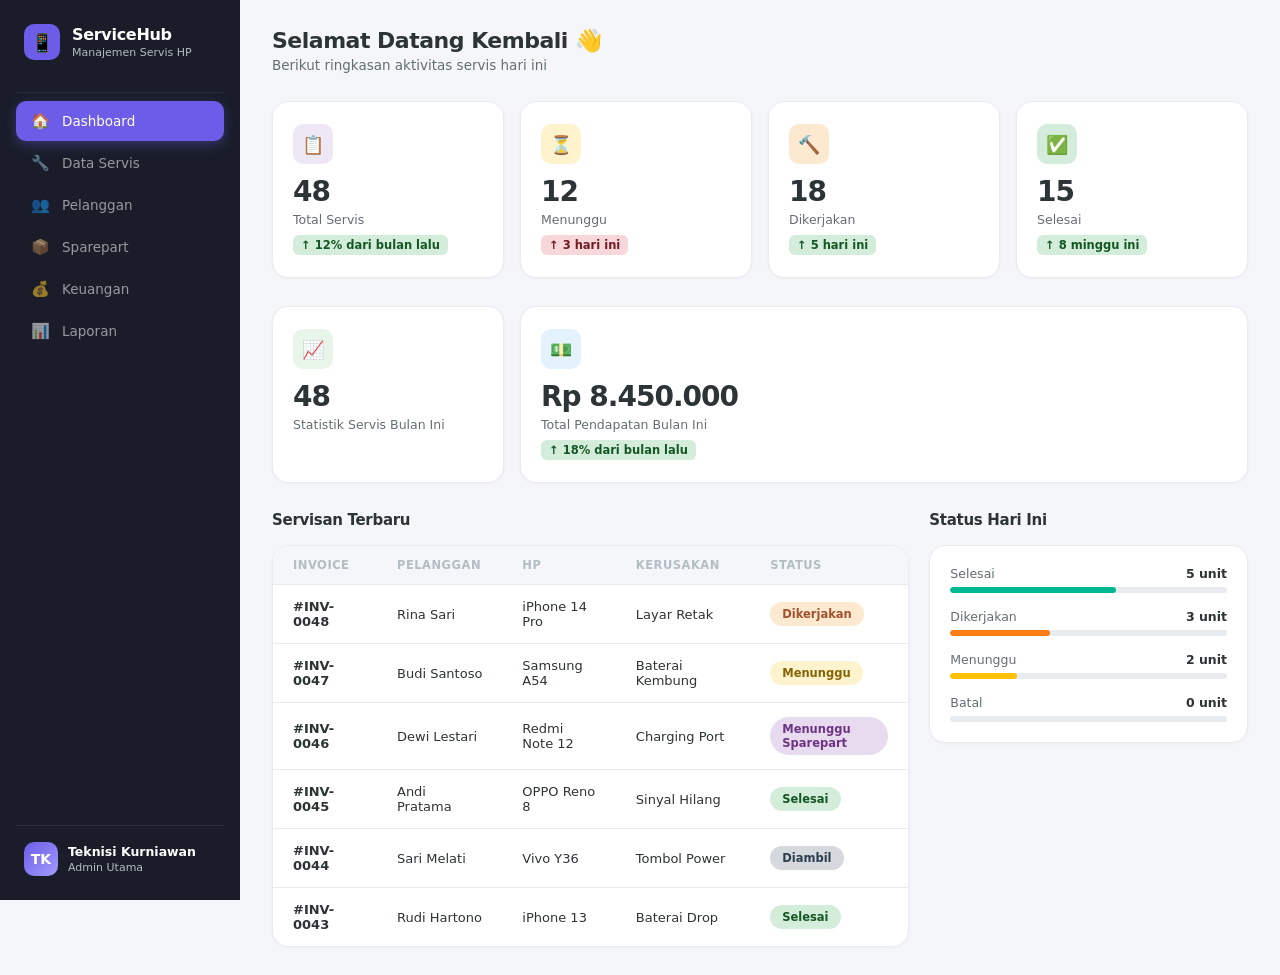
<file: servis-hp.html>
<!DOCTYPE html>
<html lang="id">
<head>
<meta charset="UTF-8">
<meta name="viewport" content="width=device-width, initial-scale=1.0">
<title>ServiceHub - Manajemen Servis HP</title>

<style>
*{margin:0;padding:0;box-sizing:border-box}
:root{
--bg:#f5f6fa;--card:#fff;--sidebar:#1a1d29;--sidebar-hover:#2d3148;
--primary:#6c5ce7;--primary-light:#a29bfe;
--text:#2d3436;--text-light:#636e72;--text-lighter:#b2bec3;
--border:#e9ecef;--shadow:0 1px 3px rgba(0,0,0,0.04);
--radius:16px;--radius-sm:10px;
--yellow:#ffc107;--blue:#4facfe;--purple:#a855f7;--orange:#fd7e14;--green:#00b894;--black:#2d3436;--red:#e74c3c;
}
body{font-family:'Segoe UI',system-ui,-apple-system,sans-serif;background:var(--bg);color:var(--text);display:flex;min-height:100vh}

/* SIDEBAR */
.sidebar{width:240px;background:var(--sidebar);color:#fff;padding:24px 16px;display:flex;flex-direction:column;position:fixed;height:100vh;z-index:100}
.sidebar .logo{display:flex;align-items:center;gap:12px;padding:0 8px 32px;border-bottom:1px solid rgba(255,255,255,0.08);margin-bottom:8px}
.sidebar .logo .icon{width:36px;height:36px;background:var(--primary);border-radius:10px;display:flex;align-items:center;justify-content:center;font-size:18px}
.sidebar .logo h2{font-size:16px;font-weight:700;letter-spacing:-0.3px}
.sidebar .logo span{font-size:11px;color:var(--text-lighter);display:block;margin-top:2px}
.nav-item{display:flex;align-items:center;gap:12px;padding:11px 14px;border-radius:var(--radius-sm);cursor:pointer;transition:all .2s;color:rgba(255,255,255,0.55);font-size:13.5px;font-weight:500;margin-bottom:2px}
.nav-item:hover{background:var(--sidebar-hover);color:#fff}
.nav-item.active{background:var(--primary);color:#fff;box-shadow:0 4px 12px rgba(108,92,231,0.35)}
.nav-item .nav-icon{width:20px;text-align:center;font-size:15px}
.sidebar-footer{margin-top:auto;padding:16px 8px 0;border-top:1px solid rgba(255,255,255,0.08)}
.sidebar-footer .user{display:flex;align-items:center;gap:10px}
.sidebar-footer .avatar{width:34px;height:34px;border-radius:10px;background:linear-gradient(135deg,var(--primary),var(--primary-light));display:flex;align-items:center;justify-content:center;font-size:14px;font-weight:700}
.sidebar-footer .user-info{font-size:12.5px;line-height:1.4}
.sidebar-footer .user-info .name{font-weight:600;color:#fff}
.sidebar-footer .user-info .role{color:var(--text-lighter);font-size:11px}

/* MAIN */
.main{margin-left:240px;flex:1;padding:28px 32px;min-height:100vh}
.page{display:none}
.page.active{display:block}
.page-header{margin-bottom:28px}
.page-header h1{font-size:22px;font-weight:700;letter-spacing:-0.5px}
.page-header p{color:var(--text-light);font-size:13.5px;margin-top:4px}

/* CARDS */
.summary-grid{display:grid;grid-template-columns:repeat(4,1fr);gap:16px;margin-bottom:28px}
.summary-card{background:var(--card);border-radius:var(--radius);padding:22px 20px;box-shadow:var(--shadow);border:1px solid var(--border);transition:transform .2s}
.summary-card:hover{transform:translateY(-2px)}
.summary-card .card-icon{width:40px;height:40px;border-radius:10px;display:flex;align-items:center;justify-content:center;font-size:18px;margin-bottom:14px}
.summary-card .card-value{font-size:28px;font-weight:700;letter-spacing:-1px;line-height:1}
.summary-card .card-label{font-size:12.5px;color:var(--text-light);margin-top:6px}
.summary-card .card-change{font-size:11.5px;margin-top:8px;display:inline-flex;align-items:center;gap:3px;padding:3px 8px;border-radius:6px;font-weight:600}
.card-change.up{background:#d4edda;color:#155724}
.card-change.down{background:#f8d7da;color:#721c24}

/* SECTION */
.section-title{font-size:15px;font-weight:700;margin-bottom:16px;letter-spacing:-0.3px}
.recent-grid{display:grid;grid-template-columns:2fr 1fr;gap:20px}

/* TABLE */
.table-wrap{background:var(--card);border-radius:var(--radius);box-shadow:var(--shadow);border:1px solid var(--border);overflow:hidden}
.table-toolbar{display:flex;align-items:center;gap:12px;padding:16px 20px;border-bottom:1px solid var(--border);flex-wrap:wrap}
.search-box{position:relative;flex:1;min-width:200px}
.search-box input{width:100%;padding:9px 14px 9px 36px;border:1px solid var(--border);border-radius:var(--radius-sm);font-size:13px;outline:none;transition:border .2s;background:var(--bg)}
.search-box input:focus{border-color:var(--primary)}
.search-box .search-icon{position:absolute;left:12px;top:50%;transform:translateY(-50%);color:var(--text-lighter);font-size:14px}
.filter-btn{padding:8px 16px;border:1px solid var(--border);border-radius:var(--radius-sm);background:var(--card);font-size:12.5px;cursor:pointer;transition:all .2s;color:var(--text-light);font-weight:500}
.filter-btn:hover,.filter-btn.active{background:var(--primary);color:#fff;border-color:var(--primary)}
.btn-primary{padding:9px 20px;background:var(--primary);color:#fff;border:none;border-radius:var(--radius-sm);font-size:13px;font-weight:600;cursor:pointer;transition:all .2s;display:inline-flex;align-items:center;gap:6px;white-space:nowrap}
.btn-primary:hover{background:#5a4bd1;transform:translateY(-1px)}
table{width:100%;border-collapse:collapse}
th{text-align:left;padding:12px 20px;font-size:11.5px;text-transform:uppercase;letter-spacing:0.5px;color:var(--text-lighter);font-weight:600;background:var(--bg);border-bottom:1px solid var(--border)}
td{padding:14px 20px;font-size:13px;border-bottom:1px solid var(--border)}
tr:last-child td{border-bottom:none}
tr:hover td{background:#f8f9fd}
.badge{padding:5px 12px;border-radius:20px;font-size:11.5px;font-weight:600;display:inline-block}
.badge-yellow{background:#fff3cd;color:#856404}
.badge-blue{background:#d1ecf1;color:#0c5460}
.badge-purple{background:#e8daef;color:#6c3483}
.badge-orange{background:#fde8d0;color:#a0522d}
.badge-green{background:#d4edda;color:#155724}
.badge-black{background:#d5d8dc;color:#2c3e50}
.badge-red{background:#f8d7da;color:#721c24}

/* PROFILE CARD */
.customer-grid{display:grid;grid-template-columns:repeat(auto-fill,minmax(340px,1fr));gap:18px}
.profile-card{background:var(--card);border-radius:var(--radius);box-shadow:var(--shadow);border:1px solid var(--border);overflow:hidden;transition:transform .2s}
.profile-card:hover{transform:translateY(-3px)}
.profile-card .profile-header{padding:24px 20px 16px;display:flex;align-items:center;gap:14px}
.profile-card .profile-avatar{width:48px;height:48px;border-radius:14px;display:flex;align-items:center;justify-content:center;font-size:18px;font-weight:700;color:#fff}
.profile-card .profile-name{font-size:15px;font-weight:700}
.profile-card .profile-phone{font-size:12.5px;color:var(--text-light);margin-top:2px}
.profile-card .profile-count{font-size:11.5px;color:var(--primary);font-weight:600;margin-top:4px}
.profile-card .profile-history{padding:0 20px 20px}
.profile-card .history-item{padding:10px 0;border-top:1px solid var(--border);display:flex;justify-content:space-between;align-items:center}
.profile-card .history-item:last-child{border-bottom:none}
.history-info .hp-name{font-size:12.5px;font-weight:600}
.history-info .kerusakan{font-size:11.5px;color:var(--text-light);margin-top:2px}
.history-info .tanggal{font-size:10.5px;color:var(--text-lighter);margin-top:3px}

/* SPAREPART */
.stock-summary{display:grid;grid-template-columns:repeat(3,1fr);gap:16px;margin-bottom:20px}
.stock-card{background:var(--card);border-radius:var(--radius);padding:20px;box-shadow:var(--shadow);border:1px solid var(--border)}
.stock-card .stock-value{font-size:26px;font-weight:700;letter-spacing:-0.5px}
.stock-card .stock-label{font-size:12.5px;color:var(--text-light);margin-top:4px}
.stock-card.warn .stock-value{color:var(--orange)}
.stock-card.danger .stock-value{color:var(--red)}
.product-img{width:36px;height:36px;border-radius:8px;background:var(--bg);display:flex;align-items:center;justify-content:center;font-size:16px}

/* KEUANGAN */
.fin-summary{display:grid;grid-template-columns:repeat(3,1fr);gap:16px;margin-bottom:24px}
.fin-card{background:var(--card);border-radius:var(--radius);padding:22px;box-shadow:var(--shadow);border:1px solid var(--border)}
.fin-card .fin-value{font-size:24px;font-weight:700;letter-spacing:-0.5px}
.fin-card .fin-label{font-size:12.5px;color:var(--text-light);margin-top:4px}
.fin-card .fin-change{font-size:11.5px;margin-top:8px;display:inline-flex;align-items:center;gap:3px;padding:3px 8px;border-radius:6px;font-weight:600}
.chart-container{background:var(--card);border-radius:var(--radius);padding:24px;box-shadow:var(--shadow);border:1px solid var(--border);margin-bottom:20px}


/* LAPORAN */
.report-controls{display:flex;gap:12px;margin-bottom:24px;align-items:center;flex-wrap:wrap}
.report-select{padding:9px 16px;border:1px solid var(--border);border-radius:var(--radius-sm);font-size:13px;outline:none;background:var(--card);cursor:pointer}
.report-select:focus{border-color:var(--primary)}
.report-grid{display:grid;grid-template-columns:repeat(2,1fr);gap:20px}
.report-card{background:var(--card);border-radius:var(--radius);padding:24px;box-shadow:var(--shadow);border:1px solid var(--border)}
.report-card h3{font-size:15px;font-weight:700;margin-bottom:16px}
.report-stat{display:flex;justify-content:space-between;padding:10px 0;border-bottom:1px solid var(--border);font-size:13px}
.report-stat:last-child{border-bottom:none}
.report-stat .label{color:var(--text-light)}
.report-stat .value{font-weight:700}

/* MODAL */
.modal-overlay{position:fixed;inset:0;background:rgba(0,0,0,0.4);display:none;align-items:center;justify-content:center;z-index:200;backdrop-filter:blur(4px)}
.modal-overlay.show{display:flex}
.modal{background:var(--card);border-radius:var(--radius);width:520px;max-height:85vh;overflow-y:auto;box-shadow:0 20px 60px rgba(0,0,0,0.15)}
.modal-header{padding:20px 24px;border-bottom:1px solid var(--border);display:flex;justify-content:space-between;align-items:center}
.modal-header h3{font-size:16px;font-weight:700}
.modal-close{width:32px;height:32px;border-radius:8px;border:none;background:var(--bg);cursor:pointer;font-size:16px;display:flex;align-items:center;justify-content:center;transition:all .2s}
.modal-close:hover{background:#e9ecef}
.modal-body{padding:24px}
.form-group{margin-bottom:16px}
.form-group label{display:block;font-size:12.5px;font-weight:600;margin-bottom:6px;color:var(--text-light)}
.form-group input,.form-group select,.form-group textarea{width:100%;padding:10px 14px;border:1px solid var(--border);border-radius:var(--radius-sm);font-size:13px;outline:none;transition:border .2s;font-family:inherit}
.form-group input:focus,.form-group select:focus,.form-group textarea:focus{border-color:var(--primary)}
.form-row{display:grid;grid-template-columns:1fr 1fr;gap:12px}
.modal-footer{padding:16px 24px;border-top:1px solid var(--border);display:flex;justify-content:flex-end;gap:10px}
.btn-cancel{padding:9px 20px;border:1px solid var(--border);border-radius:var(--radius-sm);background:var(--card);font-size:13px;cursor:pointer;font-weight:500;transition:all .2s}
.btn-cancel:hover{background:var(--bg)}

/* DETAIL MODAL */
.detail-header{display:flex;gap:16px;align-items:flex-start;margin-bottom:20px}
.detail-avatar{width:56px;height:56px;border-radius:14px;background:linear-gradient(135deg,var(--primary),var(--primary-light));display:flex;align-items:center;justify-content:center;font-size:22px;color:#fff;font-weight:700}
.detail-info h2{font-size:18px;font-weight:700}
.detail-info .detail-meta{font-size:12.5px;color:var(--text-light);margin-top:4px}
.detail-section{margin-top:20px}
.detail-section h4{font-size:13px;font-weight:700;margin-bottom:12px;color:var(--text-light);text-transform:uppercase;letter-spacing:0.5px}
.detail-row{display:flex;justify-content:space-between;padding:10px 0;border-bottom:1px solid var(--border);font-size:13px}
.detail-row .dlabel{color:var(--text-light)}
.detail-row .dvalue{font-weight:600}
.detail-timeline{margin-top:16px}
.timeline-item{display:flex;gap:12px;padding:10px 0;position:relative}
.timeline-dot{width:10px;height:10px;border-radius:50%;margin-top:4px;flex-shrink:0}
.timeline-content{font-size:12.5px}
.timeline-content .time{color:var(--text-lighter);font-size:11px;margin-top:2px}

/* RESPONSIVE */
@media(max-width:1024px){
.sidebar{width:200px}
.main{margin-left:200px;padding:20px}
.summary-grid{grid-template-columns:repeat(2,1fr)}
.recent-grid{grid-template-columns:1fr}
.report-grid{grid-template-columns:1fr}
}
@media(max-width:768px){
.sidebar{display:none}
.main{margin-left:0;padding:16px}
.summary-grid{grid-template-columns:1fr 1fr}
.customer-grid{grid-template-columns:1fr}
.stock-summary{grid-template-columns:1fr}
.fin-summary{grid-template-columns:1fr}
}

/* ANIMATIONS */
@keyframes fadeIn{from{opacity:0;transform:translateY(8px)}to{opacity:1;transform:translateY(0)}}
.page.active{animation:fadeIn .3s ease}
</style>
</head>
<body>

<!-- SIDEBAR -->
<aside class="sidebar">
  <div class="logo">
    <div class="icon">📱</div>
    <div>
      <h2>ServiceHub</h2>
      <span>Manajemen Servis HP</span>
    </div>
  </div>
  <nav>
    <div class="nav-item active" onclick="showPage('dashboard')">
      <span class="nav-icon">🏠</span>Dashboard
    </div>
    <div class="nav-item" onclick="showPage('servis')">
      <span class="nav-icon">🔧</span>Data Servis
    </div>
    <div class="nav-item" onclick="showPage('pelanggan')">
      <span class="nav-icon">👥</span>Pelanggan
    </div>
    <div class="nav-item" onclick="showPage('sparepart')">
      <span class="nav-icon">📦</span>Sparepart
    </div>
    <div class="nav-item" onclick="showPage('keuangan')">
      <span class="nav-icon">💰</span>Keuangan
    </div>
    <div class="nav-item" onclick="showPage('laporan')">
      <span class="nav-icon">📊</span>Laporan
    </div>
  </nav>
  <div class="sidebar-footer">
    <div class="user">
      <div class="avatar">TK</div>
      <div class="user-info">
        <div class="name">Teknisi Kurniawan</div>
        <div class="role">Admin Utama</div>
      </div>
    </div>
  </div>
</aside>

<!-- MAIN CONTENT -->
<div class="main">

  <!-- ========== DASHBOARD ========== -->
  <div id="page-dashboard" class="page active">
    <div class="page-header">
      <h1>Selamat Datang Kembali 👋</h1>
      <p>Berikut ringkasan aktivitas servis hari ini</p>
    </div>

    <div class="summary-grid">
      <div class="summary-card">
        <div class="card-icon" style="background:#ede7f6;color:var(--primary)">📋</div>
        <div class="card-value">48</div>
        <div class="card-label">Total Servis</div>
        <span class="card-change up">↑ 12% dari bulan lalu</span>
      </div>
      <div class="summary-card">
        <div class="card-icon" style="background:#fff3cd;color:#856404">⏳</div>
        <div class="card-value">12</div>
        <div class="card-label">Menunggu</div>
        <span class="card-change down">↑ 3 hari ini</span>
      </div>
      <div class="summary-card">
        <div class="card-icon" style="background:#fde8d0;color:var(--orange)">🔨</div>
        <div class="card-value">18</div>
        <div class="card-label">Dikerjakan</div>
        <span class="card-change up">↑ 5 hari ini</span>
      </div>
      <div class="summary-card">
        <div class="card-icon" style="background:#d4edda;color:#155724">✅</div>
        <div class="card-value">15</div>
        <div class="card-label">Selesai</div>
        <span class="card-change up">↑ 8 minggu ini</span>
      </div>
    </div>

    <div class="summary-grid">
      <div class="summary-card">
        <div class="card-icon" style="background:#e8f5e9;color:#2e7d32">📈</div>
        <div class="card-value">48</div>
        <div class="card-label">Statistik Servis Bulan Ini</div>
      </div>
      <div class="summary-card" style="grid-column:span 3">
        <div class="card-icon" style="background:#e3f2fd;color:#1565c0">💵</div>
        <div class="card-value">Rp 8.450.000</div>
        <div class="card-label">Total Pendapatan Bulan Ini</div>
        <span class="card-change up">↑ 18% dari bulan lalu</span>
      </div>
    </div>

    <div class="recent-grid">
      <div>
        <div class="section-title">Servisan Terbaru</div>
        <div class="table-wrap">
          <table>
            <thead>
              <tr>
                <th>Invoice</th>
                <th>Pelanggan</th>
                <th>HP</th>
                <th>Kerusakan</th>
                <th>Status</th>
              </tr>
            </thead>
            <tbody>
              <tr>
                <td><strong>#INV-0048</strong></td>
                <td>Rina Sari</td>
                <td>iPhone 14 Pro</td>
                <td>Layar Retak</td>
                <td><span class="badge badge-orange">Dikerjakan</span></td>
              </tr>
              <tr>
                <td><strong>#INV-0047</strong></td>
                <td>Budi Santoso</td>
                <td>Samsung A54</td>
                <td>Baterai Kembung</td>
                <td><span class="badge badge-yellow">Menunggu</span></td>
              </tr>
              <tr>
                <td><strong>#INV-0046</strong></td>
                <td>Dewi Lestari</td>
                <td>Redmi Note 12</td>
                <td>Charging Port</td>
                <td><span class="badge badge-purple">Menunggu Sparepart</span></td>
              </tr>
              <tr>
                <td><strong>#INV-0045</strong></td>
                <td>Andi Pratama</td>
                <td>OPPO Reno 8</td>
                <td>Sinyal Hilang</td>
                <td><span class="badge badge-green">Selesai</span></td>
              </tr>
              <tr>
                <td><strong>#INV-0044</strong></td>
                <td>Sari Melati</td>
                <td>Vivo Y36</td>
                <td>Tombol Power</td>
                <td><span class="badge badge-black">Diambil</span></td>
              </tr>
              <tr>
                <td><strong>#INV-0043</strong></td>
                <td>Rudi Hartono</td>
                <td>iPhone 13</td>
                <td>Baterai Drop</td>
                <td><span class="badge badge-green">Selesai</span></td>
              </tr>
            </tbody>
          </table>
        </div>
      </div>
      <div>
        <div class="section-title">Status Hari Ini</div>
        <div class="table-wrap" style="padding:20px">
          <div style="margin-bottom:16px">
            <div style="display:flex;justify-content:space-between;margin-bottom:6px">
              <span style="font-size:12.5px;color:var(--text-light)">Selesai</span>
              <span style="font-size:12.5px;font-weight:700">5 unit</span>
            </div>
            <div style="height:6px;background:var(--border);border-radius:3px;overflow:hidden">
              <div style="width:60%;height:100%;background:var(--green);border-radius:3px"></div>
            </div>
          </div>
          <div style="margin-bottom:16px">
            <div style="display:flex;justify-content:space-between;margin-bottom:6px">
              <span style="font-size:12.5px;color:var(--text-light)">Dikerjakan</span>
              <span style="font-size:12.5px;font-weight:700">3 unit</span>
            </div>
            <div style="height:6px;background:var(--border);border-radius:3px;overflow:hidden">
              <div style="width:36%;height:100%;background:var(--orange);border-radius:3px"></div>
            </div>
          </div>
          <div style="margin-bottom:16px">
            <div style="display:flex;justify-content:space-between;margin-bottom:6px">
              <span style="font-size:12.5px;color:var(--text-light)">Menunggu</span>
              <span style="font-size:12.5px;font-weight:700">2 unit</span>
            </div>
            <div style="height:6px;background:var(--border);border-radius:3px;overflow:hidden">
              <div style="width:24%;height:100%;background:var(--yellow);border-radius:3px"></div>
            </div>
          </div>
          <div>
            <div style="display:flex;justify-content:space-between;margin-bottom:6px">
              <span style="font-size:12.5px;color:var(--text-light)">Batal</span>
              <span style="font-size:12.5px;font-weight:700">0 unit</span>
            </div>
            <div style="height:6px;background:var(--border);border-radius:3px;overflow:hidden">
              <div style="width:0%;height:100%;background:var(--red);border-radius:3px"></div>
            </div>
          </div>
        </div>
      </div>
    </div>
  </div>

  <!-- ========== DATA SERVIS ========== -->
  <div id="page-servis" class="page">
    <div class="page-header">
      <h1>Data Servis</h1>
      <p>Kelola semua data servis dalam satu tempat</p>
    </div>

    <div class="table-wrap">
      <div class="table-toolbar">
        <div class="search-box">
          <span class="search-icon">🔍</span>
          <input type="text" placeholder="Cari invoice, pelanggan, IMEI..." id="searchServis">
        </div>
        <button class="filter-btn active" onclick="filterStatus(this,'all')">Semua Status</button>
        <button class="filter-btn" onclick="filterStatus(this,'menunggu')">Menunggu</button>
        <button class="filter-btn" onclick="filterStatus(this,'diagnosa')">Diagnosa</button>
        <button class="filter-btn" onclick="filterStatus(this,'dikerjakan')">Dikerjakan</button>
        <button class="filter-btn" onclick="filterStatus(this,'selesai')">Selesai</button>
        <select class="filter-btn" style="min-width:120px">
          <option>Semua Teknisi</option>
          <option>Kurniawan</option>
          <option>Andi</option>
          <option>Rudi</option>
        </select>
        <select class="filter-btn" style="min-width:120px">
          <option>Semua Bulan</option>
          <option>September 2026</option>
          <option>Agustus 2026</option>
          <option>Juli 2026</option>
        </select>
        <button class="btn-primary" onclick="openModal('addServiceModal')">+ Servis</button>
      </div>
      <table>
        <thead>
          <tr>
            <th>Invoice</th>
            <th>Pelanggan</th>
            <th>HP / IMEI</th>
            <th>Kerusakan</th>
            <th>Teknisi</th>
            <th>Tanggal</th>
            <th>Status</th>
          </tr>
        </thead>
        <tbody id="servisTableBody">
        </tbody>
      </table>
    </div>
  </div>

  <!-- ========== PELANGGAN ========== -->
  <div id="page-pelanggan" class="page">
    <div class="page-header">
      <h1>Pelanggan</h1>
      <p>Profil dan riwayat servis setiap pelanggan</p>
    </div>

    <div class="table-toolbar" style="background:var(--card);border-radius:var(--radius);box-shadow:var(--shadow);border:1px solid var(--border);margin-bottom:20px">
      <div class="search-box">
        <span class="search-icon">🔍</span>
        <input type="text" placeholder="Cari nama pelanggan, no HP..." id="searchPelanggan">
      </div>
      <button class="btn-primary" onclick="openModal('addCustomerModal')">+ Pelanggan</button>
    </div>

    <div class="customer-grid" id="customerGrid">
    </div>
  </div>

  <!-- ========== SPAREPART ========== -->
  <div id="page-sparepart" class="page">
    <div class="page-header">
      <h1>Inventory Sparepart</h1>
      <p>Monitor stok dan kelola sparepart</p>
    </div>

    <div class="stock-summary">
      <div class="stock-card">
        <div class="stock-value">156</div>
        <div class="stock-label">Total Item</div>
      </div>
      <div class="stock-card warn">
        <div class="stock-value">12</div>
        <div class="stock-label">Stok Menipis</div>
      </div>
      <div class="stock-card danger">
        <div class="stock-value">3</div>
        <div class="stock-label">Stok Habis</div>
      </div>
    </div>

    <div class="table-wrap">
      <div class="table-toolbar">
        <div class="search-box">
          <span class="search-icon">🔍</span>
          <input type="text" placeholder="Cari sparepart..." id="searchSparepart">
        </div>
        <button class="btn-primary" onclick="openModal('addSparepartModal')">+ Sparepart</button>
      </div>
      <table>
        <thead>
          <tr>
            <th>Foto</th>
            <th>Nama</th>
            <th>SKU</th>
            <th>Stok</th>
            <th>Harga</th>
            <th>Aksi</th>
          </tr>
        </thead>
        <tbody id="sparepartTableBody">
        </tbody>
      </table>
    </div>
  </div>

  <!-- ========== KEUANGAN ========== -->
  <div id="page-keuangan" class="page">
    <div class="page-header">
      <h1>Keuangan</h1>
      <p>Ringkasan pendapatan dan transaksi</p>
    </div>

    <div class="fin-summary">
      <div class="fin-card">
        <div class="fin-value">Rp 8.450.000</div>
        <div class="fin-label">Total Pendapatan</div>
        <span class="fin-change up" style="background:#d4edda;color:#155724">↑ 18% dari bulan lalu</span>
      </div>
      <div class="fin-card">
        <div class="fin-value">Rp 7.150.000</div>
        <div class="fin-label">Pendapatan Bulan Lalu</div>
      </div>
      <div class="fin-card">
        <div class="fin-value">32</div>
        <div class="fin-label">Total Transaksi</div>
        <span class="fin-change up" style="background:#d4edda;color:#155724">↑ 5 dari bulan lalu</span>
      </div>
    </div>

    <div class="chart-container" style="padding:20px">
      <h3 style="font-size:14px;font-weight:700;margin-bottom:16px">Grafik Pendapatan</h3>
      <div style="display:flex;align-items:flex-end;gap:8px;height:120px;padding:0 4px">
        <div style="flex:1;display:flex;flex-direction:column;align-items:center;gap:4px">
          <span style="font-size:9px;color:var(--text-lighter)">5.2jt</span>
          <div style="width:100%;height:52px;background:var(--primary);opacity:0.3;border-radius:4px 4px 0 0"></div>
          <span style="font-size:10px;color:var(--text-lighter)">Jan</span>
        </div>
        <div style="flex:1;display:flex;flex-direction:column;align-items:center;gap:4px">
          <span style="font-size:9px;color:var(--text-lighter)">4.8jt</span>
          <div style="width:100%;height:48px;background:var(--primary);opacity:0.35;border-radius:4px 4px 0 0"></div>
          <span style="font-size:10px;color:var(--text-lighter)">Feb</span>
        </div>
        <div style="flex:1;display:flex;flex-direction:column;align-items:center;gap:4px">
          <span style="font-size:9px;color:var(--text-lighter)">6.1jt</span>
          <div style="width:100%;height:61px;background:var(--primary);opacity:0.45;border-radius:4px 4px 0 0"></div>
          <span style="font-size:10px;color:var(--text-lighter)">Mar</span>
        </div>
        <div style="flex:1;display:flex;flex-direction:column;align-items:center;gap:4px">
          <span style="font-size:9px;color:var(--text-lighter)">7.3jt</span>
          <div style="width:100%;height:73px;background:var(--primary);opacity:0.55;border-radius:4px 4px 0 0"></div>
          <span style="font-size:10px;color:var(--text-lighter)">Apr</span>
        </div>
        <div style="flex:1;display:flex;flex-direction:column;align-items:center;gap:4px">
          <span style="font-size:9px;color:var(--text-lighter)">6.9jt</span>
          <div style="width:100%;height:69px;background:var(--primary);opacity:0.5;border-radius:4px 4px 0 0"></div>
          <span style="font-size:10px;color:var(--text-lighter)">Mei</span>
        </div>
        <div style="flex:1;display:flex;flex-direction:column;align-items:center;gap:4px">
          <span style="font-size:9px;color:var(--text-lighter)">7.8jt</span>
          <div style="width:100%;height:78px;background:var(--primary);opacity:0.6;border-radius:4px 4px 0 0"></div>
          <span style="font-size:10px;color:var(--text-lighter)">Jun</span>
        </div>
        <div style="flex:1;display:flex;flex-direction:column;align-items:center;gap:4px">
          <span style="font-size:9px;color:var(--text-lighter)">8.1jt</span>
          <div style="width:100%;height:81px;background:var(--primary);opacity:0.7;border-radius:4px 4px 0 0"></div>
          <span style="font-size:10px;color:var(--text-lighter)">Jul</span>
        </div>
        <div style="flex:1;display:flex;flex-direction:column;align-items:center;gap:4px">
          <span style="font-size:9px;color:var(--text-lighter)">7.1jt</span>
          <div style="width:100%;height:71px;background:var(--primary);opacity:0.6;border-radius:4px 4px 0 0"></div>
          <span style="font-size:10px;color:var(--text-lighter)">Agu</span>
        </div>
        <div style="flex:1;display:flex;flex-direction:column;align-items:center;gap:4px">
          <span style="font-size:9px;color:var(--primary);font-weight:700">8.4jt</span>
          <div style="width:100%;height:84px;background:var(--primary);border-radius:4px 4px 0 0"></div>
          <span style="font-size:10px;color:var(--primary);font-weight:600">Sep</span>
        </div>
      </div>
    </div>

    <div class="table-wrap">
      <div style="padding:16px 20px;border-bottom:1px solid var(--border)">
        <div class="section-title" style="margin:0">Transaksi Terbaru</div>
      </div>
      <table>
        <thead>
          <tr>
            <th>Tanggal</th>
            <th>Invoice</th>
            <th>Pelanggan</th>
            <th>Layanan</th>
            <th>Bayaran</th>
            <th>Status</th>
          </tr>
        </thead>
        <tbody>
          <tr>
            <td>02 Sep 2026</td>
            <td><strong>#INV-0048</strong></td>
            <td>Rina Sari</td>
            <td>Ganti Layar iPhone 14 Pro</td>
            <td><strong>Rp 1.850.000</strong></td>
            <td><span class="badge badge-orange">Dikerjakan</span></td>
          </tr>
          <tr>
            <td>01 Sep 2026</td>
            <td><strong>#INV-0045</strong></td>
            <td>Andi Pratama</td>
            <td>Perbaikan Sinyal OPPO Reno 8</td>
            <td><strong>Rp 350.000</strong></td>
            <td><span class="badge badge-green">Selesai</span></td>
          </tr>
          <tr>
            <td>01 Sep 2026</td>
            <td><strong>#INV-0044</strong></td>
            <td>Sari Melati</td>
            <td>Ganti Tombol Power Vivo Y36</td>
            <td><strong>Rp 150.000</strong></td>
            <td><span class="badge badge-black">Diambil</span></td>
          </tr>
          <tr>
            <td>31 Agu 2026</td>
            <td><strong>#INV-0043</strong></td>
            <td>Rudi Hartono</td>
            <td>Ganti Baterai iPhone 13</td>
            <td><strong>Rp 450.000</strong></td>
            <td><span class="badge badge-green">Selesai</span></td>
          </tr>
          <tr>
            <td>31 Agu 2026</td>
            <td><strong>#INV-0042</strong></td>
            <td>Lisa Permata</td>
            <td>Ganti LCD Samsung A34</td>
            <td><strong>Rp 650.000</strong></td>
            <td><span class="badge badge-green">Selesai</span></td>
          </tr>
        </tbody>
      </table>
    </div>
  </div>

  <!-- ========== LAPORAN ========== -->
  <div id="page-laporan" class="page">
    <div class="page-header">
      <h1>Laporan</h1>
      <p>Ringkasan performa bisnis servis HP</p>
    </div>

    <div class="report-controls">
      <select class="report-select" id="reportMonth">
        <option value="9">September</option>
        <option value="8">Agustus</option>
        <option value="7">Juli</option>
        <option value="6">Juni</option>
        <option value="5">Mei</option>
        <option value="4">April</option>
      </select>
      <select class="report-select" id="reportYear">
        <option value="2026">2026</option>
        <option value="2025">2025</option>
      </select>
      <button class="btn-primary">📥 Export PDF</button>
    </div>

    <div class="summary-grid" style="margin-bottom:24px">
      <div class="summary-card">
        <div class="card-icon" style="background:#ede7f6;color:var(--primary)">📋</div>
        <div class="card-value">48</div>
        <div class="card-label">Total Servis</div>
      </div>
      <div class="summary-card">
        <div class="card-icon" style="background:#d4edda;color:#155724">✅</div>
        <div class="card-value">35</div>
        <div class="card-label">Berhasil Selesai</div>
      </div>
      <div class="summary-card">
        <div class="card-icon" style="background:#f8d7da;color:#721c24">❌</div>
        <div class="card-value">3</div>
        <div class="card-label">Dibatalkan</div>
      </div>
      <div class="summary-card">
        <div class="card-icon" style="background:#e3f2fd;color:#1565c0">💵</div>
        <div class="card-value">Rp 8.450.000</div>
        <div class="card-label">Total Pendapatan</div>
      </div>
    </div>

    <div class="report-grid">
      <div class="report-card">
        <h3>Ringkasan Servis</h3>
        <div class="report-stat">
          <span class="label">Total Dikerjakan</span>
          <span class="value">48 unit</span>
        </div>
        <div class="report-stat">
          <span class="label">Selesai</span>
          <span class="value">35 unit (73%)</span>
        </div>
        <div class="report-stat">
          <span class="label">Masih Dikerjakan</span>
          <span class="value">10 unit</span>
        </div>
        <div class="report-stat">
          <span class="label">Dibatalkan</span>
          <span class="value">3 unit</span>
        </div>
        <div class="report-stat">
          <span class="label">Rata-rata Waktu Servis</span>
          <span class="value">2.3 hari</span>
        </div>
      </div>
      <div class="report-card">
        <h3>Ringkasan Keuangan</h3>
        <div class="report-stat">
          <span class="label">Total Pendapatan</span>
          <span class="value">Rp 8.450.000</span>
        </div>
        <div class="report-stat">
          <span class="label">Biaya Sparepart</span>
          <span class="value">Rp 3.200.000</span>
        </div>
        <div class="report-stat">
          <span class="label">Laba Bersih</span>
          <span class="value">Rp 5.250.000</span>
        </div>
        <div class="report-stat">
          <span class="label">Pendapatan Rata-rata/Servis</span>
          <span class="value">Rp 176.041</span>
        </div>
        <div class="report-stat">
          <span class="label">Pelanggan Baru</span>
          <span class="value">12 orang</span>
        </div>
      </div>
      <div class="report-card">
        <h3>Servis Terlaris</h3>
        <div class="report-stat">
          <span class="label">Ganti Layar</span>
          <span class="value">14 unit</span>
        </div>
        <div class="report-stat">
          <span class="label">Ganti Baterai</span>
          <span class="value">11 unit</span>
        </div>
        <div class="report-stat">
          <span class="label">Charging Port</span>
          <span class="value">8 unit</span>
        </div>
        <div class="report-stat">
          <span class="label">Perbaikan Software</span>
          <span class="value">7 unit</span>
        </div>
        <div class="report-stat">
          <span class="label">Lainnya</span>
          <span class="value">8 unit</span>
        </div>
      </div>
      <div class="report-card">
        <h3>Top Teknisi</h3>
        <div class="report-stat">
          <span class="label">Kurniawan</span>
          <span class="value">18 servis</span>
        </div>
        <div class="report-stat">
          <span class="label">Andi</span>
          <span class="value">15 servis</span>
        </div>
        <div class="report-stat">
          <span class="label">Rudi</span>
          <span class="value">15 servis</span>
        </div>
        <div class="report-stat">
          <span class="label">Tingkat Kepuasan</span>
          <span class="value">4.8 / 5.0</span>
        </div>
        <div class="report-stat">
          <span class="label">Servis Selesai Tepat Waktu</span>
          <span class="value">89%</span>
        </div>
      </div>
    </div>
  </div>

</div>

<!-- MODAL: ADD SERVICE -->
<div class="modal-overlay" id="addServiceModal">
  <div class="modal">
    <div class="modal-header">
      <h3>Tambah Servis Baru</h3>
      <button class="modal-close" onclick="closeModal('addServiceModal')">✕</button>
    </div>
    <div class="modal-body">
      <div class="form-group">
        <label>Pelanggan</label>
        <select>
          <option>Pilih pelanggan...</option>
          <option>Rina Sari</option>
          <option>Budi Santoso</option>
          <option>Dewi Lestari</option>
        </select>
      </div>
      <div class="form-row">
        <div class="form-group">
          <label>Jenis HP</label>
          <input type="text" placeholder="iPhone 14 Pro">
        </div>
        <div class="form-group">
          <label>IMEI</label>
          <input type="text" placeholder="Masukkan IMEI">
        </div>
      </div>
      <div class="form-group">
        <label>Kerusakan</label>
        <textarea rows="2" placeholder="Deskripsikan kerusakan..."></textarea>
      </div>
      <div class="form-row">
        <div class="form-group">
          <label>Teknisi</label>
          <select>
            <option>Pilih teknisi...</option>
            <option>Kurniawan</option>
            <option>Andi</option>
            <option>Rudi</option>
          </select>
        </div>
        <div class="form-group">
          <label>Estimasi Biaya</label>
          <input type="text" placeholder="Rp 0">
        </div>
      </div>
      <div class="form-group">
        <label>Catatan</label>
        <textarea rows="2" placeholder="Catatan tambahan..."></textarea>
      </div>
    </div>
    <div class="modal-footer">
      <button class="btn-cancel" onclick="closeModal('addServiceModal')">Batal</button>
      <button class="btn-primary" onclick="closeModal('addServiceModal')">Simpan</button>
    </div>
  </div>
</div>

<!-- MODAL: SERVICE DETAIL -->
<div class="modal-overlay" id="serviceDetailModal">
  <div class="modal" style="width:560px">
    <div class="modal-header">
      <h3>Detail Servis</h3>
      <button class="modal-close" onclick="closeModal('serviceDetailModal')">✕</button>
    </div>
    <div class="modal-body" id="serviceDetailContent">
    </div>
  </div>
</div>

<!-- MODAL: ADD CUSTOMER -->
<div class="modal-overlay" id="addCustomerModal">
  <div class="modal">
    <div class="modal-header">
      <h3>Tambah Pelanggan</h3>
      <button class="modal-close" onclick="closeModal('addCustomerModal')">✕</button>
    </div>
    <div class="modal-body">
      <div class="form-group">
        <label>Nama Lengkap</label>
        <input type="text" placeholder="Nama pelanggan">
      </div>
      <div class="form-row">
        <div class="form-group">
          <label>No. HP</label>
          <input type="text" placeholder="08xxxxxxxxxx">
        </div>
        <div class="form-group">
          <label>Email (opsional)</label>
          <input type="email" placeholder="email@domain.com">
        </div>
      </div>
      <div class="form-group">
        <label>Alamat (opsional)</label>
        <textarea rows="2" placeholder="Alamat lengkap..."></textarea>
      </div>
    </div>
    <div class="modal-footer">
      <button class="btn-cancel" onclick="closeModal('addCustomerModal')">Batal</button>
      <button class="btn-primary" onclick="closeModal('addCustomerModal')">Simpan</button>
    </div>
  </div>
</div>

<!-- MODAL: ADD SPAREPART -->
<div class="modal-overlay" id="addSparepartModal">
  <div class="modal">
    <div class="modal-header">
      <h3>Tambah Sparepart</h3>
      <button class="modal-close" onclick="closeModal('addSparepartModal')">✕</button>
    </div>
    <div class="modal-body">
      <div class="form-group">
        <label>Nama Sparepart</label>
        <input type="text" placeholder="LCD iPhone 14 Pro">
      </div>
      <div class="form-row">
        <div class="form-group">
          <label>SKU</label>
          <input type="text" placeholder="SKU-XXXX">
        </div>
        <div class="form-group">
          <label>Stok</label>
          <input type="number" placeholder="0">
        </div>
      </div>
      <div class="form-row">
        <div class="form-group">
          <label>Harga Beli</label>
          <input type="text" placeholder="Rp 0">
        </div>
        <div class="form-group">
          <label>Harga Jual</label>
          <input type="text" placeholder="Rp 0">
        </div>
      </div>
      <div class="form-group">
        <label>Kategori</label>
        <select>
          <option>Layar</option>
          <option>Baterai</option>
          <option>Charging</option>
          <option>Kamera</option>
          <option>Sensor</option>
          <option>Lainnya</option>
        </select>
      </div>
    </div>
    <div class="modal-footer">
      <button class="btn-cancel" onclick="closeModal('addSparepartModal')">Batal</button>
      <button class="btn-primary" onclick="closeModal('addSparepartModal')">Simpan</button>
    </div>
  </div>
</div>

<script>
// ===== DATA =====
const servisData = [
  {id:'INV-0048',pelanggan:'Rina Sari',hp:'iPhone 14 Pro',imei:'123456789012345',kerusakan:'Layar Retak',teknisi:'Kurniawan',tanggal:'02/09/2026',status:'dikerjakan',biaya:1850000,catatan:'Layar retak parah, perlu ganti total'},
  {id:'INV-0047',pelanggan:'Budi Santoso',hp:'Samsung A54',imei:'987654321098765',kerusakan:'Baterai Kembung',teknisi:'Andi',tanggal:'02/09/2026',status:'menunggu',biaya:350000,catatan:'Baterai sudah kembung, perlu ganti baru'},
  {id:'INV-0046',pelanggan:'Dewi Lestari',hp:'Redmi Note 12',imei:'555666777888999',kerusakan:'Charging Port Rusak',teknisi:'Rudi',tanggal:'01/09/2026',status:'sparepart',biaya:250000,catatan:'Port charging longgar, menunggu sparepart masuk'},
  {id:'INV-0045',pelanggan:'Andi Pratama',hp:'OPPO Reno 8',imei:'111222333444555',kerusakan:'Sinyal Hilang',teknisi:'Kurniawan',tanggal:'01/09/2026',status:'selesai',biaya:350000,catatan:'Modul sinyal sudah diganti, tested OK'},
  {id:'INV-0044',pelanggan:'Sari Melati',hp:'Vivo Y36',imei:'666777888999000',kerusakan:'Tombol Power Mati',teknisi:'Andi',tanggal:'31/08/2026',status:'diambil',biaya:150000,catatan:'Tombol power sudah diganti, normal'},
  {id:'INV-0043',pelanggan:'Rudi Hartono',hp:'iPhone 13',imei:'444555666777888',kerusakan:'Baterai Drop',teknisi:'Rudi',tanggal:'31/08/2026',status:'selesai',biaya:450000,catatan:'Baterai diganti, health 100%'},
  {id:'INV-0042',pelanggan:'Lisa Permata',hp:'Samsung A34',imei:'222333444555666',kerusakan:'LCD Blank',teknisi:'Kurniawan',tanggal:'30/08/2026',status:'selesai',biaya:650000,catatan:'LCD diganti, tested normal'},
  {id:'INV-0041',pelanggan:'Hendra Wijaya',hp:'OPPO A78',imei:'333444555666777',kerusakan:'Tembok Kamera Belakang',teknisi:'Andi',tanggal:'30/08/2026',status:'diagnosa',biaya:0,catatan:'Sedang dalam tahap diagnosa'},
  {id:'INV-0040',pelanggan:'Maya Putri',hp:'iPhone 12',imei:'888999000111222',kerusakan:'Face ID Error',teknisi:'Rudi',tanggal:'29/08/2026',status:'selesai',biaya:800000,catatan:'Face ID sudah diperbaiki'},
  {id:'INV-0039',pelanggan:'Dodi Kusuma',hp:'Samsung A14',imei:'999000111222333',kerusakan:'Vibrator Mati',teknisi:'Kurniawan',tanggal:'29/08/2026',status:'batal',biaya:0,catatan:'Pelanggan membatalkan servis'},
  {id:'INV-0038',pelanggan:'Nina Sari',hp:'Xiaomi 13',imei:'777888999000111',kerusakan:'Layar Bergaris',teknisi:'Andi',tanggal:'28/08/2026',status:'selesai',biaya:1200000,catatan:'LCD diganti, kualitas original'},
  {id:'INV-0037',pelanggan:'Tono Sugiarto',hp:'Realme C55',imei:'555111222333444',kerusakan:'Speaker Rusak',teknisi:'Rudi',tanggal:'28/08/2026',status:'diambil',biaya:200000,catatan:'Speaker sudah diganti'},
];

const pelangganData = [
  {nama:'Rina Sari',noHP:'081234567890',servis:3,color:'#6c5ce7',riwayat:[
    {hp:'iPhone 14 Pro',kerusakan:'Layar Retak',masuk:'02/09/2026',selesai:'-',status:'dikerjakan'},
    {hp:'iPhone 13',kerusakan:'Baterai Drop',masuk:'15/07/2026',selesai:'17/07/2026',status:'selesai'},
    {hp:'iPhone 12',kerusakan:'Charging Port',masuk:'20/05/2026',selesai:'21/05/2026',status:'diambil'},
  ]},
  {nama:'Budi Santoso',noHP:'085678901234',servis:2,color:'#00b894',riwayat:[
    {hp:'Samsung A54',kerusakan:'Baterai Kembung',masuk:'02/09/2026',selesai:'-',status:'menunggu'},
    {hp:'Samsung A34',kerusakan:'Layar Retak',masuk:'10/06/2026',selesai:'12/06/2026',status:'diambil'},
  ]},
  {nama:'Dewi Lestari',noHP:'087890123456',servis:1,color:'#fd7e14',riwayat:[
    {hp:'Redmi Note 12',kerusakan:'Charging Port Rusak',masuk:'01/09/2026',selesai:'-',status:'sparepart'},
  ]},
  {nama:'Andi Pratama',noHP:'083456789012',servis:4,color:'#e74c3c',riwayat:[
    {hp:'OPPO Reno 8',kerusakan:'Sinyal Hilang',masuk:'01/09/2026',selesai:'01/09/2026',status:'selesai'},
    {hp:'OPPO A78',kerusakan:'Layar Bergaris',masuk:'15/07/2026',selesai:'16/07/2026',status:'diambil'},
    {hp:'OPPO Reno 7',kerusakan:'Baterai',masuk:'20/04/2026',selesai:'21/04/2026',status:'selesai'},
    {hp:'OPPO A57',kerusakan:'Speaker',masuk:'10/03/2026',selesai:'11/03/2026',status:'diambil'},
  ]},
  {nama:'Sari Melati',noHP:'089012345678',servis:2,color:'#a855f7',riwayat:[
    {hp:'Vivo Y36',kerusakan:'Tombol Power Mati',masuk:'31/08/2026',selesai:'01/09/2026',status:'diambil'},
    {hp:'Vivo Y22',kerusakan:'LCD Blank',masuk:'12/06/2026',selesai:'14/06/2026',status:'selesai'},
  ]},
  {nama:'Rudi Hartono',noHP:'082345678901',servis:1,color:'#0984e3',riwayat:[
    {hp:'iPhone 13',kerusakan:'Baterai Drop',masuk:'31/08/2026',selesai:'01/09/2026',status:'selesai'},
  ]},
];

const sparepartData = [
  {nama:'LCD iPhone 14 Pro',sku:'LCD-IP14P',stok:5,harga:1850000,kategori:'Layar',icon:'📱'},
  {nama:'LCD iPhone 13',sku:'LCD-IP13',stok:8,harga:950000,kategori:'Layar',icon:'📱'},
  {nama:'Baterai Samsung A54',sku:'BAT-SA54',stok:12,harga:180000,kategori:'Baterai',icon:'🔋'},
  {nama:'Baterai iPhone 13',sku:'BAT-IP13',stok:3,harga:350000,kategori:'Baterai',icon:'🔋'},
  {nama:'Charging Port Redmi Note 12',sku:'CHG-RMN12',stok:2,harga:85000,kategori:'Charging',icon:'🔌'},
  {nama:'Kamera Belakang OPPO A78',sku:'CAM-OPA78',stok:0,harga:250000,kategori:'Kamera',icon:'📷'},
  {nama:'Tombol Power Vivo Y36',sku:'BTN-VY36',stok:15,harga:25000,kategori:'Lainnya',icon:'🔘'},
  {nama:'Speaker iPhone 12',sku:'SPK-IP12',stok:4,harga:120000,kategori:'Lainnya',icon:'🔊'},
  {nama:'LCD Samsung A34',sku:'LCD-SA34',stok:1,harga:650000,kategori:'Layar',icon:'📱'},
  {nama:'Face ID Module iPhone 12',sku:'FID-IP12',stok:0,harga:800000,kategori:'Sensor',icon:'🔍'},
  {nama:'Layar Xiaomi 13',sku:'LCD-XM13',stok:6,harga:1200000,kategori:'Layar',icon:'📱'},
  {nama:'Vibrator Motor Realme C55',sku:'VIB-RC55',stok:7,harga:45000,kategori:'Lainnya',icon:'📳'},
  {nama:'Kabel Flex Samsung A14',sku:'FLX-SA14',stok:0,harga:55000,kategori:'Lainnya',icon:'🔧'},
];

const statusBadge = {
  menunggu:'badge-yellow',diagnosa:'badge-blue',sparepart:'badge-purple',
  dikerjakan:'badge-orange',selesai:'badge-green',diambil:'badge-black',batal:'badge-red'
};
const statusLabel = {
  menunggu:'Menunggu',diagnosa:'Diagnosa',sparepart:'Menunggu Sparepart',
  dikerjakan:'Dikerjakan',selesai:'Selesai',diambil:'Diambil',batal:'Batal'
};

// ===== NAVIGATION =====
function showPage(name){
  document.querySelectorAll('.page').forEach(p=>p.classList.remove('active'));
  document.getElementById('page-'+name).classList.add('active');
  document.querySelectorAll('.nav-item').forEach(n=>n.classList.remove('active'));
  event.currentTarget.classList.add('active');

}

// ===== MODAL =====
function openModal(id){document.getElementById(id).classList.add('show')}
function closeModal(id){document.getElementById(id).classList.remove('show')}
document.querySelectorAll('.modal-overlay').forEach(m=>{
  m.addEventListener('click',e=>{if(e.target===m)m.classList.remove('show')});
});

// ===== RENDER SERVIS TABLE =====
function renderServis(data){
  const tbody=document.getElementById('servisTableBody');
  tbody.innerHTML=data.map(s=>`
    <tr onclick="showServiceDetail('${s.id}')" style="cursor:pointer">
      <td><strong>#${s.id}</strong></td>
      <td>${s.pelanggan}</td>
      <td>${s.hp}<br><span style="font-size:11px;color:var(--text-lighter)">${s.imei}</span></td>
      <td>${s.kerusakan}</td>
      <td>${s.teknisi}</td>
      <td>${s.tanggal}</td>
      <td><span class="badge ${statusBadge[s.status]}">${statusLabel[s.status]}</span></td>
    </tr>
  `).join('');
}

function filterStatus(btn,status){
  document.querySelectorAll('.filter-btn').forEach(b=>b.classList.remove('active'));
  btn.classList.add('active');
  if(status==='all')renderServis(servisData);
  else renderServis(servisData.filter(s=>s.status===status));
}

document.getElementById('searchServis').addEventListener('input',function(){
  const q=this.value.toLowerCase();
  renderServis(servisData.filter(s=>
    s.id.toLowerCase().includes(q)||s.pelanggan.toLowerCase().includes(q)||s.hp.toLowerCase().includes(q)||s.imei.includes(q)
  ));
});

// ===== SERVICE DETAIL =====
function showServiceDetail(id){
  const s=servisData.find(x=>x.id===id);
  if(!s)return;
  document.getElementById('serviceDetailContent').innerHTML=`
    <div class="detail-header">
      <div class="detail-avatar">${s.pelanggan.split(' ').map(n=>n[0]).join('')}</div>
      <div class="detail-info">
        <h2>${s.pelanggan}</h2>
        <div class="detail-meta">${s.hp} &bull; ${s.imei}</div>
        <div style="margin-top:8px"><span class="badge ${statusBadge[s.status]}">${statusLabel[s.status]}</span></div>
      </div>
    </div>
    <div class="detail-section">
      <h4>Informasi Servis</h4>
      <div class="detail-row"><span class="dlabel">Invoice</span><span class="dvalue">#${s.id}</span></div>
      <div class="detail-row"><span class="dlabel">Kerusakan</span><span class="dvalue">${s.kerusakan}</span></div>
      <div class="detail-row"><span class="dlabel">Teknisi</span><span class="dvalue">${s.teknisi}</span></div>
      <div class="detail-row"><span class="dlabel">Tanggal Masuk</span><span class="dvalue">${s.tanggal}</span></div>
      <div class="detail-row"><span class="dlabel">Estimasi Biaya</span><span class="dvalue">${s.biaya?'Rp '+s.biaya.toLocaleString('id-ID'):'Dalam diagnosa'}</span></div>
    </div>
    <div class="detail-section">
      <h4>Catatan</h4>
      <p style="font-size:13px;color:var(--text-light);line-height:1.6">${s.catatan}</p>
    </div>
    <div class="detail-section">
      <h4>Riwayat Status</h4>
      <div class="detail-timeline">
        <div class="timeline-item"><div class="timeline-dot" style="background:var(--primary)"></div><div class="timeline-content"><strong>Diterima</strong><div class="time">${s.tanggal}</div></div></div>
        ${s.status!=='menunggu'?`<div class="timeline-item"><div class="timeline-dot" style="background:var(--blue)"></div><div class="timeline-content"><strong>Diagnosa</strong><div class="time">Dalam proses</div></div></div>`:''}
        ${s.status==='sparepart'||s.status==='dikerjakan'||s.status==='selesai'||s.status==='diambil'?`<div class="timeline-item"><div class="timeline-dot" style="background:var(--purple)"></div><div class="timeline-content"><strong>Menunggu Sparepart</strong><div class="time">Sparepart dipesan</div></div></div>`:''}
        ${s.status==='dikerjakan'||s.status==='selesai'||s.status==='diambil'?`<div class="timeline-item"><div class="timeline-dot" style="background:var(--orange)"></div><div class="timeline-content"><strong>Sedang Dikerjakan</strong><div class="time">Proses perbaikan</div></div></div>`:''}
        ${s.status==='selesai'||s.status==='diambil'?`<div class="timeline-item"><div class="timeline-dot" style="background:var(--green)"></div><div class="timeline-content"><strong>Selesai</strong><div class="time">Siap diambil</div></div></div>`:''}
        ${s.status==='diambil'?`<div class="timeline-item"><div class="timeline-dot" style="background:var(--black)"></div><div class="timeline-content"><strong>Diambil</strong><div class="time">Pelanggan sudah mengambil</div></div></div>`:''}
      </div>
    </div>
  `;
  openModal('serviceDetailModal');
}

// ===== RENDER PELANGGAN =====
function renderPelanggan(data){
  const grid=document.getElementById('customerGrid');
  grid.innerHTML=data.map(p=>`
    <div class="profile-card">
      <div class="profile-header">
        <div class="profile-avatar" style="background:${p.color}">${p.nama.split(' ').map(n=>n[0]).join('')}</div>
        <div>
          <div class="profile-name">${p.nama}</div>
          <div class="profile-phone">📱 ${p.noHP}</div>
          <div class="profile-count">${p.servis}x servis di tempat kami</div>
        </div>
      </div>
      <div class="profile-history">
        ${p.riwayat.map(r=>`
          <div class="history-item">
            <div class="history-info">
              <div class="hp-name">${r.hp}</div>
              <div class="kerusakan">${r.kerusakan}</div>
              <div class="tanggal">Masuk: ${r.masuk} ${r.selesai!=='-'?'&bull; Selesai: '+r.selesai:''}</div>
            </div>
            <span class="badge ${statusBadge[r.status]}">${statusLabel[r.status]}</span>
          </div>
        `).join('')}
      </div>
    </div>
  `).join('');
}

document.getElementById('searchPelanggan').addEventListener('input',function(){
  const q=this.value.toLowerCase();
  renderPelanggan(pelangganData.filter(p=>p.nama.toLowerCase().includes(q)||p.noHP.includes(q)));
});

// ===== RENDER SPAREPART =====
function renderSparepart(data){
  const tbody=document.getElementById('sparepartTableBody');
  tbody.innerHTML=data.map(s=>{
    let stockStyle='';
    if(s.stok===0)stockStyle='color:var(--red);font-weight:700';
    else if(s.stok<=3)stockStyle='color:var(--orange);font-weight:600';
    return `
    <tr>
      <td><div class="product-img">${s.icon}</div></td>
      <td><strong>${s.nama}</strong><br><span style="font-size:11px;color:var(--text-lighter)">${s.kategori}</span></td>
      <td><span style="font-family:monospace;font-size:12px">${s.sku}</span></td>
      <td><span style="${stockStyle}">${s.stok} pcs</span></td>
      <td><strong>Rp ${s.harga.toLocaleString('id-ID')}</strong></td>
      <td>
        <button class="filter-btn" style="padding:5px 10px;font-size:11px" onclick="event.stopPropagation()">✏️</button>
        <button class="filter-btn" style="padding:5px 10px;font-size:11px;color:var(--red)" onclick="event.stopPropagation()">🗑️</button>
      </td>
    </tr>
  `}).join('');
}

document.getElementById('searchSparepart').addEventListener('input',function(){
  const q=this.value.toLowerCase();
  renderSparepart(sparepartData.filter(s=>s.nama.toLowerCase().includes(q)||s.sku.toLowerCase().includes(q)));
});



// ===== INIT =====
renderServis(servisData);
renderPelanggan(pelangganData);
renderSparepart(sparepartData);
</script>
</body>
</html>
</file>
